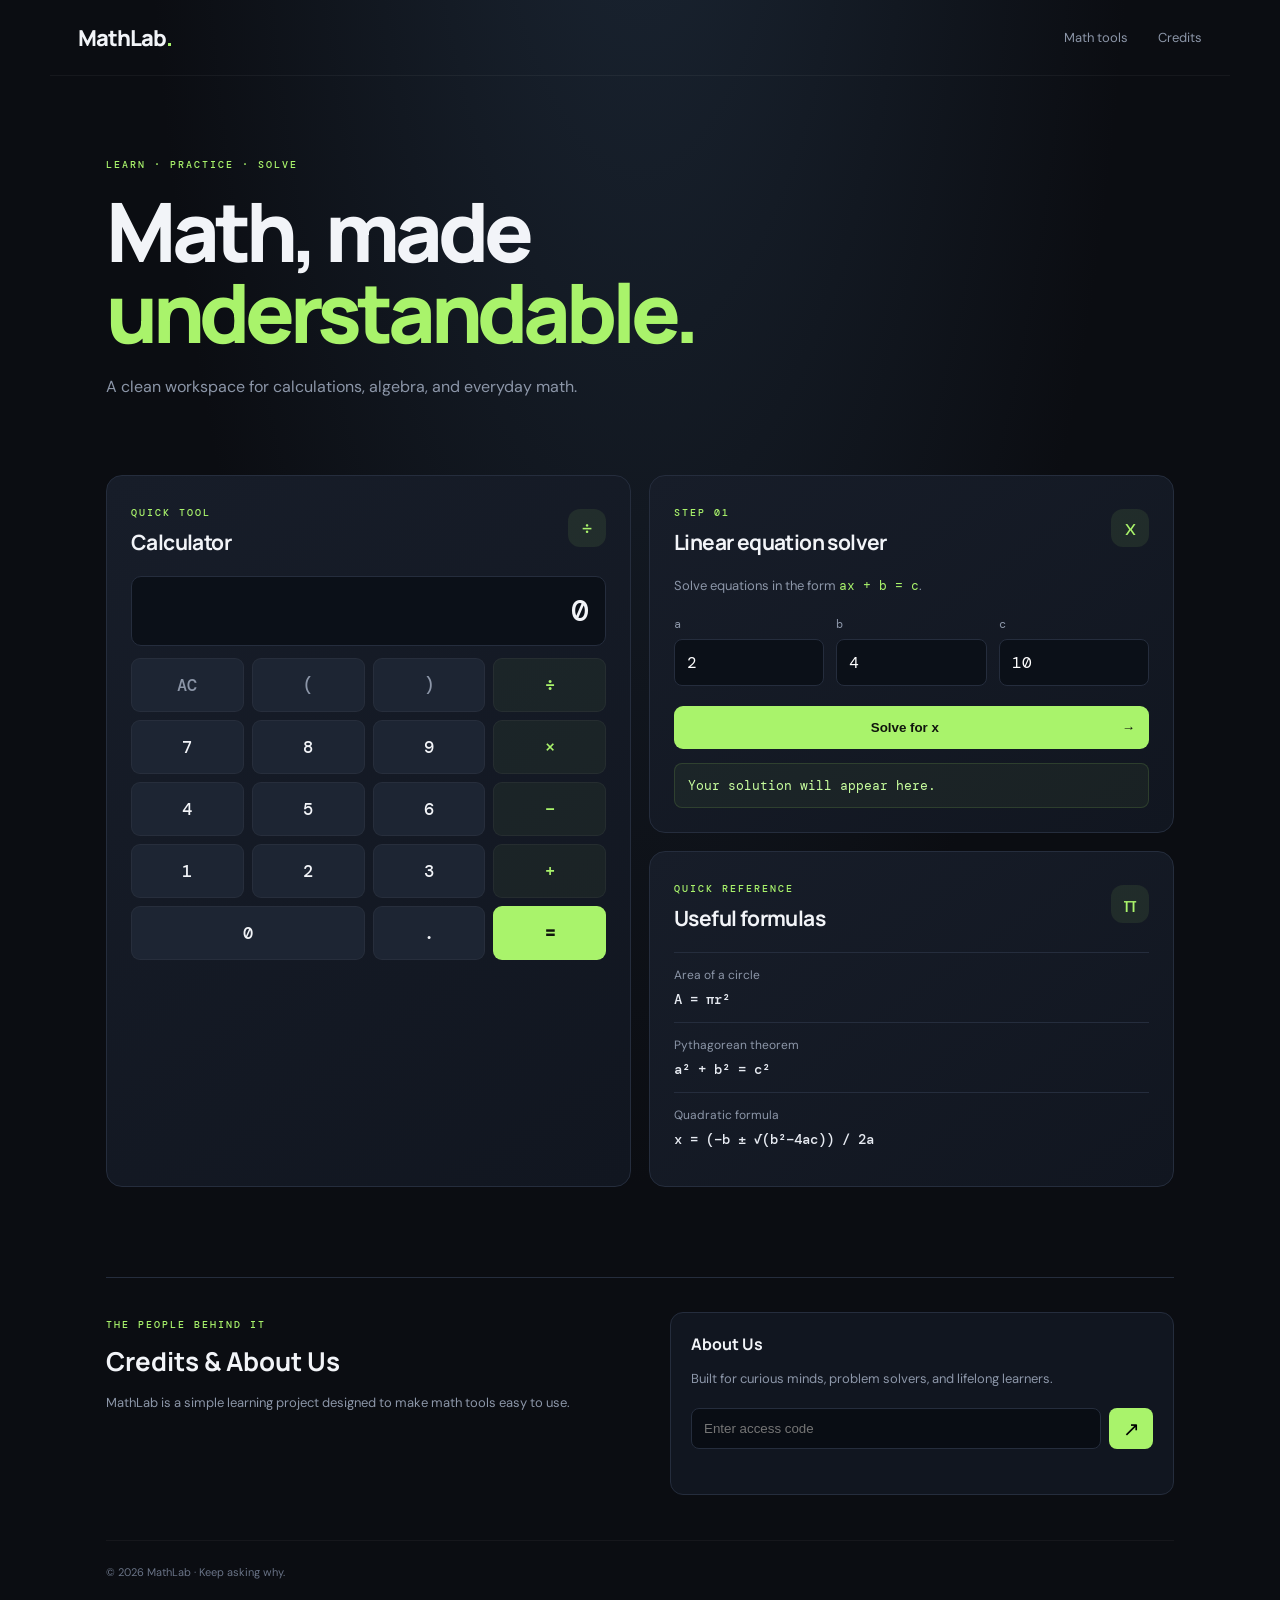
<file: index.html>
<!doctype html>
<html lang="en">
<head>
<meta charset="utf-8"><meta name="viewport" content="width=device-width,initial-scale=1">
<title>MathLab</title><link rel="stylesheet" href="/static/style.css">
</head>
<body>
<header class="top"><a class="brand" href="/">MathLab<span>.</span></a><nav><a href="#tools">Math tools</a><a href="#credits">Credits</a></nav></header>
<main class="wrap">
<section class="hero"><div class="eyebrow">LEARN · PRACTICE · SOLVE</div><h1>Math, made<br><em>understandable.</em></h1><p>A clean workspace for calculations, algebra, and everyday math.</p></section>
<section id="tools" class="tool-grid">
<article class="panel calculator"><div class="panel-head"><div><small>QUICK TOOL</small><h2>Calculator</h2></div><span class="symbol">÷</span></div>
<input id="display" class="display" value="0" aria-label="Calculator display" readonly>
<div class="keys">
<button class="key soft" data-action="clear">AC</button><button class="key soft" data-value="(">(</button><button class="key soft" data-value=")">)</button><button class="key operator" data-value="÷">÷</button>
<button class="key" data-value="7">7</button><button class="key" data-value="8">8</button><button class="key" data-value="9">9</button><button class="key operator" data-value="×">×</button>
<button class="key" data-value="4">4</button><button class="key" data-value="5">5</button><button class="key" data-value="6">6</button><button class="key operator" data-value="−">−</button>
<button class="key" data-value="1">1</button><button class="key" data-value="2">2</button><button class="key" data-value="3">3</button><button class="key operator" data-value="+">+</button>
<button class="key wide" data-value="0">0</button><button class="key" data-value=".">.</button><button class="key equals" data-action="equals">=</button>
</div></article>
<article class="panel solver"><div class="panel-head"><div><small>STEP 01</small><h2>Linear equation solver</h2></div><span class="symbol">x</span></div>
<p class="muted">Solve equations in the form <code>ax + b = c</code>.</p>
<div class="equation-inputs"><label>a<input id="a" type="number" value="2"></label><label>b<input id="b" type="number" value="4"></label><label>c<input id="c" type="number" value="10"></label></div>
<button id="solve" class="primary">Solve for x <span>→</span></button><div id="solution" class="result">Your solution will appear here.</div></article>
<article class="panel reference"><div class="panel-head"><div><small>QUICK REFERENCE</small><h2>Useful formulas</h2></div><span class="symbol">π</span></div>
<div class="formula"><span>Area of a circle</span><strong>A = πr²</strong></div><div class="formula"><span>Pythagorean theorem</span><strong>a² + b² = c²</strong></div><div class="formula"><span>Quadratic formula</span><strong>x = (−b ± √(b²−4ac)) / 2a</strong></div></article>
</section>
<section id="credits" class="credits"><div><small>THE PEOPLE BEHIND IT</small><h2>Credits & About Us</h2><p>MathLab is a simple learning project designed to make math tools easy to use.</p></div>
<div class="about"><h3>About Us</h3><p>Built for curious minds, problem solvers, and lifelong learners.</p><div class="unlock"><label for="about-entry">About Us</label><input id="about-entry" type="password" autocomplete="off" placeholder="Enter access code"><button id="about-submit" aria-label="Submit">↗</button></div><div id="about-message" role="status"></div></div></section>
<footer>© 2026 MathLab · Keep asking why.</footer>
</main>
<script src="/static/main.js"></script>
</body></html>
</file>
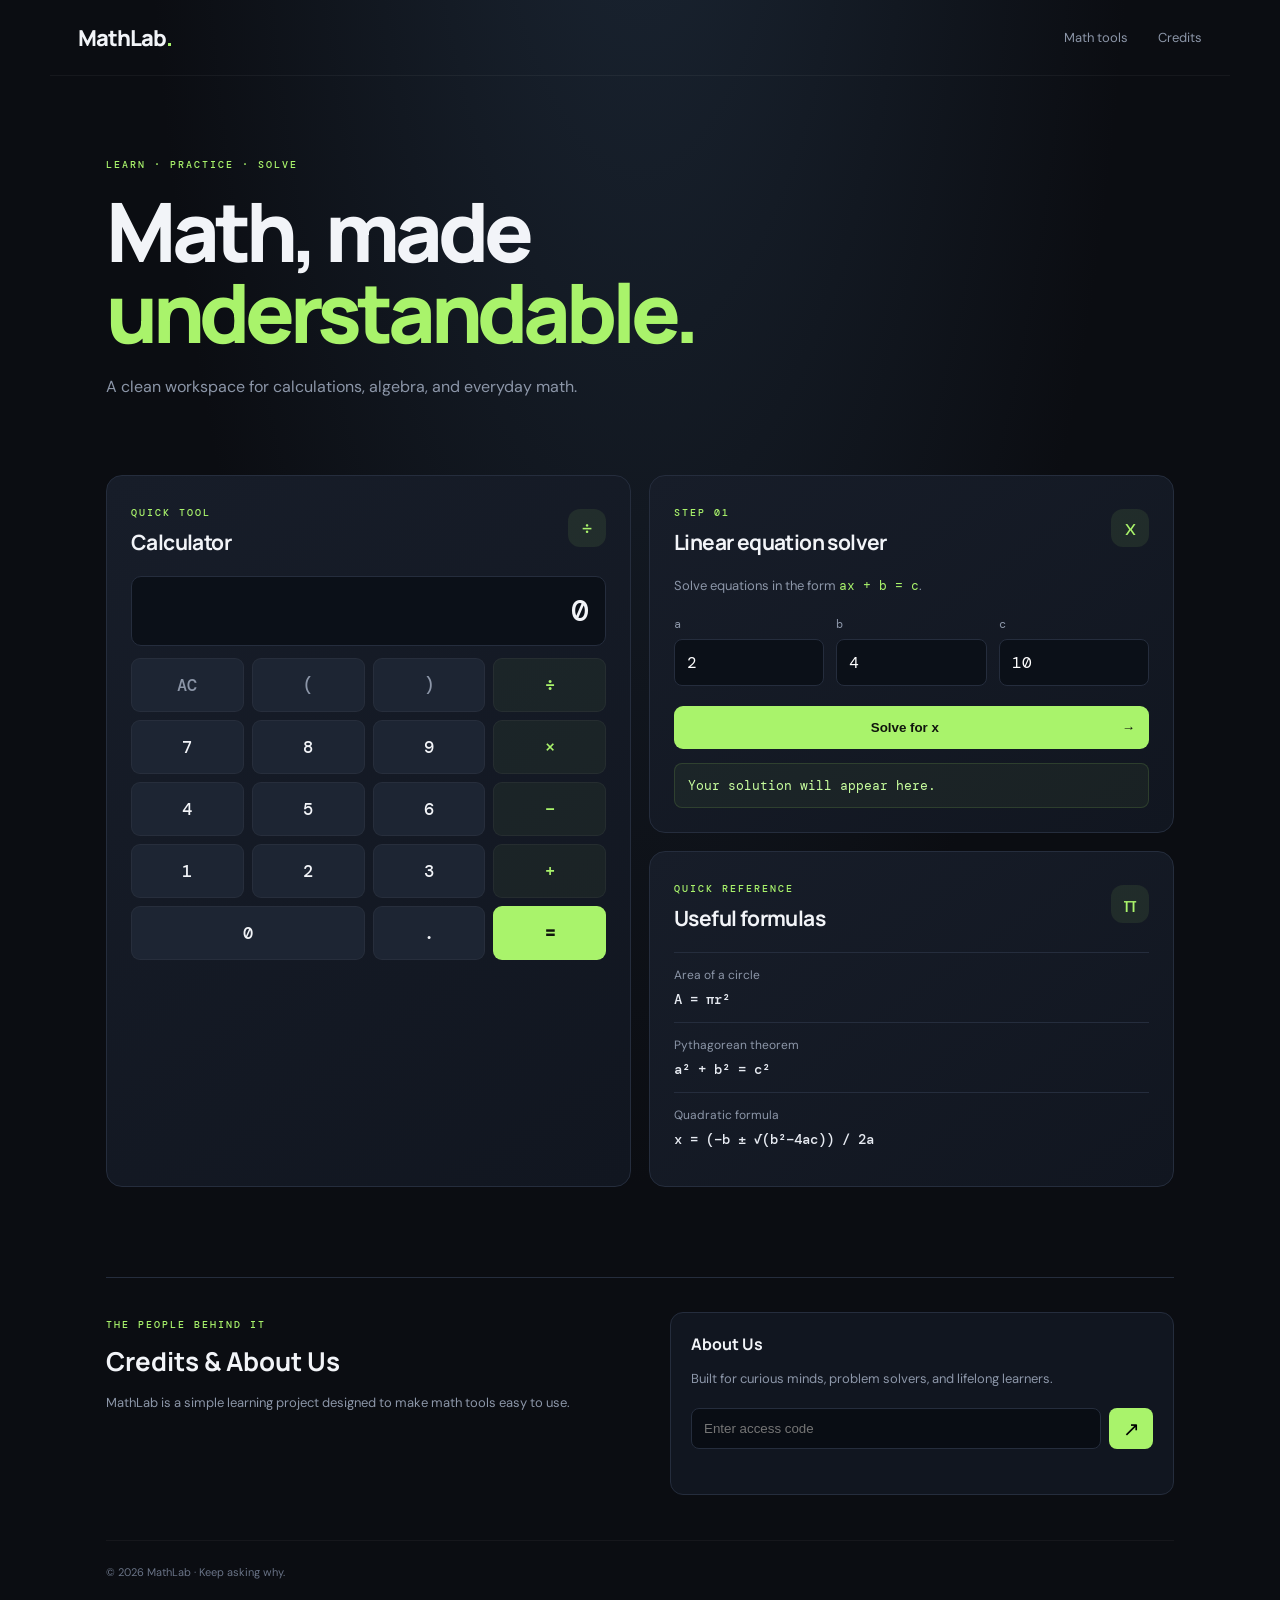
<file: templates/index.html>
<!doctype html>
<html lang="en">
<head>
<meta charset="utf-8"><meta name="viewport" content="width=device-width,initial-scale=1">
<title>MathLab</title><link rel="stylesheet" href="/static/style.css">
</head>
<body>
<header class="top"><a class="brand" href="/">MathLab<span>.</span></a><nav><a href="#tools">Math tools</a><a href="#credits">Credits</a></nav></header>
<main class="wrap">
<section class="hero"><div class="eyebrow">LEARN · PRACTICE · SOLVE</div><h1>Math, made<br><em>understandable.</em></h1><p>A clean workspace for calculations, algebra, and everyday math.</p></section>
<section id="tools" class="tool-grid">
<article class="panel calculator"><div class="panel-head"><div><small>QUICK TOOL</small><h2>Calculator</h2></div><span class="symbol">÷</span></div>
<input id="display" class="display" value="0" aria-label="Calculator display" readonly>
<div class="keys">
<button class="key soft" data-action="clear">AC</button><button class="key soft" data-value="(">(</button><button class="key soft" data-value=")">)</button><button class="key operator" data-value="÷">÷</button>
<button class="key" data-value="7">7</button><button class="key" data-value="8">8</button><button class="key" data-value="9">9</button><button class="key operator" data-value="×">×</button>
<button class="key" data-value="4">4</button><button class="key" data-value="5">5</button><button class="key" data-value="6">6</button><button class="key operator" data-value="−">−</button>
<button class="key" data-value="1">1</button><button class="key" data-value="2">2</button><button class="key" data-value="3">3</button><button class="key operator" data-value="+">+</button>
<button class="key wide" data-value="0">0</button><button class="key" data-value=".">.</button><button class="key equals" data-action="equals">=</button>
</div></article>
<article class="panel solver"><div class="panel-head"><div><small>STEP 01</small><h2>Linear equation solver</h2></div><span class="symbol">x</span></div>
<p class="muted">Solve equations in the form <code>ax + b = c</code>.</p>
<div class="equation-inputs"><label>a<input id="a" type="number" value="2"></label><label>b<input id="b" type="number" value="4"></label><label>c<input id="c" type="number" value="10"></label></div>
<button id="solve" class="primary">Solve for x <span>→</span></button><div id="solution" class="result">Your solution will appear here.</div></article>
<article class="panel reference"><div class="panel-head"><div><small>QUICK REFERENCE</small><h2>Useful formulas</h2></div><span class="symbol">π</span></div>
<div class="formula"><span>Area of a circle</span><strong>A = πr²</strong></div><div class="formula"><span>Pythagorean theorem</span><strong>a² + b² = c²</strong></div><div class="formula"><span>Quadratic formula</span><strong>x = (−b ± √(b²−4ac)) / 2a</strong></div></article>
</section>
<section id="credits" class="credits"><div><small>THE PEOPLE BEHIND IT</small><h2>Credits & About Us</h2><p>MathLab is a simple learning project designed to make math tools easy to use.</p></div>
<div class="about"><h3>About Us</h3><p>Built for curious minds, problem solvers, and lifelong learners.</p><div class="unlock"><label for="about-entry">About Us</label><input id="about-entry" type="password" autocomplete="off" placeholder="Enter access code"><button id="about-submit" aria-label="Submit">↗</button></div><div id="about-message" role="status"></div></div></section>
<footer>© 2026 MathLab · Keep asking why.</footer>
</main>
<script src="/static/main.js"></script>
</body></html>
</file>
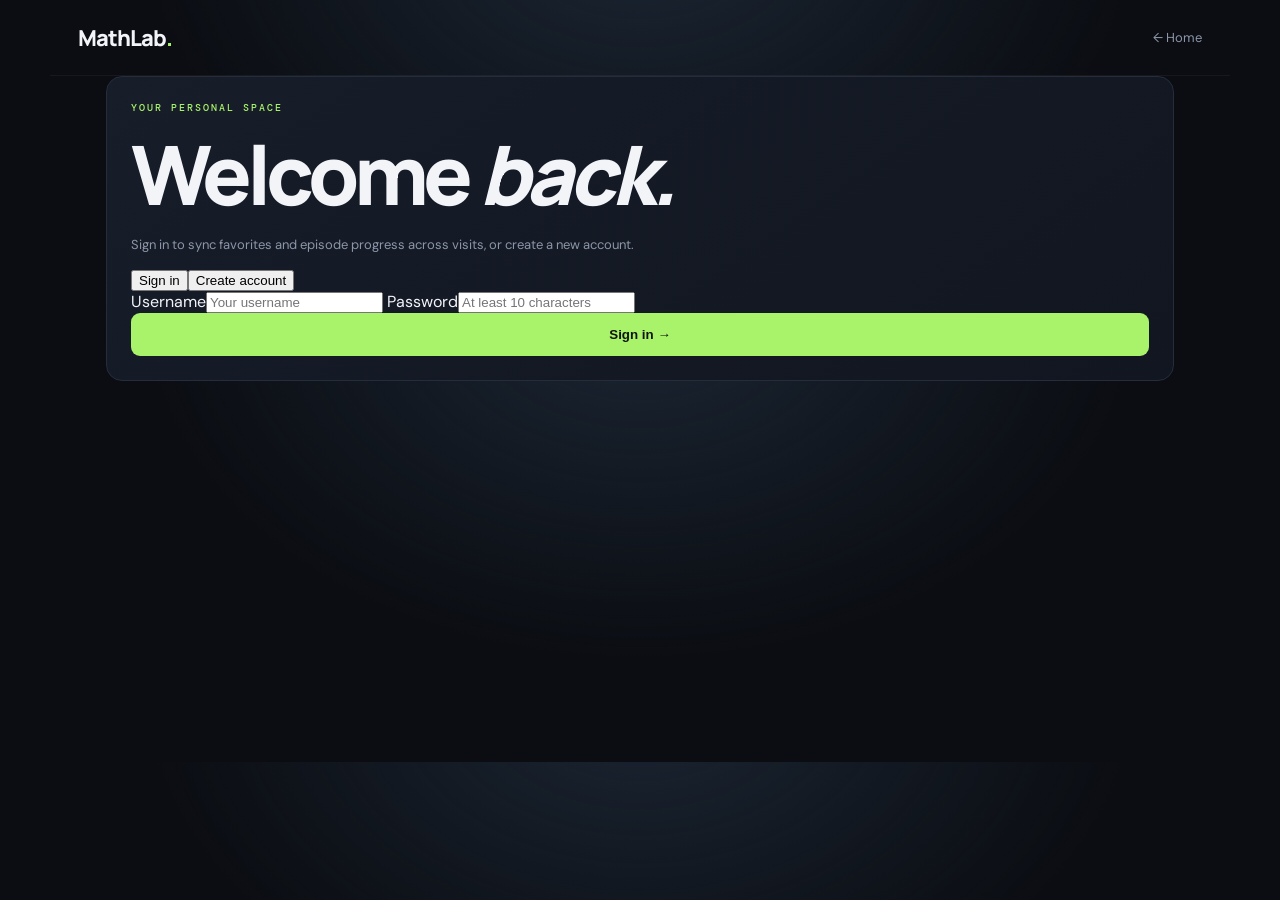
<file: templates_account.html>
<!doctype html><html lang="en"><head><meta charset="utf-8"><meta name="viewport" content="width=device-width,initial-scale=1"><title>Account · MathLab</title><link rel="stylesheet" href="/static/style.css"></head>
<body><header class="top"><a class="brand" href="/">MathLab<span>.</span></a><a class="back" href="/">← Home</a></header>
<main class="wrap account-wrap"><section class="panel account-panel"><div class="eyebrow">YOUR PERSONAL SPACE</div><h1>Welcome <em>back.</em></h1><p class="muted">Sign in to sync favorites and episode progress across visits, or create a new account.</p>
<div class="account-tabs"><button class="tab active" data-mode="login">Sign in</button><button class="tab" data-mode="register">Create account</button></div>
<label>Username<input id="username" autocomplete="username" maxlength="24" placeholder="Your username"></label>
<label>Password<input id="password" type="password" autocomplete="current-password" placeholder="At least 10 characters"></label>
<button id="submit-account" class="primary">Sign in →</button><div id="account-message" role="status"></div></section></main>
<script>let mode='login';const nextPath={{ next_path|tojson }};document.querySelectorAll('.tab').forEach(b=>b.onclick=()=>{mode=b.dataset.mode;document.querySelectorAll('.tab').forEach(x=>x.classList.toggle('active',x===b));document.getElementById('submit-account').textContent=mode==='login'?'Sign in →':'Create account →';document.getElementById('password').autocomplete=mode==='login'?'current-password':'new-password';document.getElementById('account-message').textContent='';});
document.getElementById('submit-account').onclick=async()=>{const msg=document.getElementById('account-message');msg.textContent='';const r=await fetch('/api/'+(mode==='login'?'login':'register'),{method:'POST',headers:{'Content-Type':'application/json'},body:JSON.stringify({username:document.getElementById('username').value,password:document.getElementById('password').value})});const d=await r.json();if(!r.ok){msg.textContent=d.error||'Could not continue.';return;}location.assign(nextPath||'/');};
</script></body></html>
</file>
<file: static/style.css>
@import url('https://fonts.googleapis.com/css2?family=DM+Mono:wght@400;500&family=DM+Sans:wght@400;500;600;700&family=Manrope:wght@400;500;600;700;800&display=swap');
:root{--bg:#0b0d12;--panel:#131722;--panel2:#191f2c;--line:#252d3d;--text:#f2f4f8;--muted:#8c96a8;--accent:#a9f36b;--accent2:#c8ff9e}
*{box-sizing:border-box}html{scroll-behavior:smooth}body{margin:0;background:radial-gradient(ellipse at 50% -20%,#1b2634 0,transparent 55%),var(--bg);color:var(--text);font-family:'DM Sans',sans-serif}.top{height:76px;max-width:1180px;margin:auto;padding:0 28px;display:flex;align-items:center;justify-content:space-between;border-bottom:1px solid #ffffff0c}.brand{font:800 22px Manrope,sans-serif;color:var(--text);text-decoration:none;letter-spacing:-1px}.brand span{color:var(--accent)}nav{display:flex;gap:30px}nav a,.back{font-size:13px;color:var(--muted);text-decoration:none}nav a:hover,.back:hover{color:var(--accent)}.wrap{max-width:1124px;margin:auto;padding:0 28px}.hero{padding:82px 0 58px}.eyebrow,small{font:500 10px 'DM Mono',monospace;letter-spacing:2px;color:var(--accent)}h1{font:800 clamp(48px,7vw,82px)/.99 Manrope,sans-serif;letter-spacing:-5px;margin:20px 0}.hero h1 em,.library-hero h1 em{color:var(--accent);font-style:normal}.hero p,.library-hero p{color:var(--muted);font-size:16px;max-width:480px;line-height:1.7}.tool-grid{display:grid;grid-template-columns:1fr 1fr;gap:18px}.panel{background:linear-gradient(145deg,#171d29,#111620);border:1px solid var(--line);border-radius:16px;padding:24px}.calculator{grid-row:span 2}.panel-head{display:flex;align-items:center;justify-content:space-between;margin-bottom:20px}.panel h2{font:700 21px Manrope;margin:7px 0 0;letter-spacing:-.6px}.symbol{width:38px;height:38px;border-radius:12px;background:#a9f36b16;color:var(--accent);display:grid;place-items:center;font-size:22px}.display{width:100%;height:70px;background:#0b1018;border:1px solid var(--line);border-radius:10px;color:var(--text);font:500 30px 'DM Mono';text-align:right;padding:12px 16px;margin-bottom:12px}.keys{display:grid;grid-template-columns:repeat(4,1fr);gap:8px}.key{height:54px;border:1px solid #ffffff0b;background:#1d2533;border-radius:9px;color:var(--text);font:500 17px 'DM Mono';cursor:pointer}.key:hover{background:#293449}.key.soft{color:var(--muted)}.key.operator{color:var(--accent);background:#a9f36b0d}.key.equals,.primary{background:var(--accent);color:#10150d;border:0;font-weight:700}.key.wide{grid-column:span 2}.muted{color:var(--muted);font-size:13px;line-height:1.6}code{color:var(--accent);font-family:'DM Mono'}.equation-inputs{display:flex;gap:12px;margin:20px 0}.equation-inputs label{flex:1;color:var(--muted);font:12px 'DM Mono'}.equation-inputs input{display:block;width:100%;margin-top:7px;background:#0b1018;border:1px solid var(--line);border-radius:8px;padding:12px;color:white;font:16px 'DM Mono'}.primary{width:100%;padding:14px;border-radius:9px;cursor:pointer}.primary span{float:right}.result{margin-top:14px;min-height:44px;padding:13px;background:#a9f36b0d;border:1px solid #a9f36b22;border-radius:8px;color:var(--accent2);font:13px 'DM Mono'}.formula{padding:14px 0;border-top:1px solid var(--line);display:flex;flex-direction:column;gap:7px}.formula span{color:var(--muted);font-size:12px}.formula strong{font:500 14px 'DM Mono';color:#e7ebf2}.credits{margin-top:90px;padding:34px 0 45px;border-top:1px solid var(--line);display:grid;grid-template-columns:1fr 1fr;gap:60px}.credits h2{font:700 26px Manrope;margin:10px 0}.credits p{color:var(--muted);font-size:13px;line-height:1.7}.about{border:1px solid var(--line);border-radius:13px;padding:20px;background:#111620}.about h3{margin:0;font:700 16px Manrope}.unlock{display:flex;gap:8px;margin-top:18px}.unlock label{position:absolute;left:-9999px}.unlock input{min-width:0;flex:1;background:#090d14;border:1px solid var(--line);border-radius:8px;padding:12px;color:white}.unlock button{width:44px;border:0;border-radius:8px;background:var(--accent);font-size:20px;cursor:pointer}#about-message{font-size:12px;color:#ff9c9c;min-height:17px;margin-top:8px}footer{border-top:1px solid #ffffff0b;padding:24px 0 35px;color:#697386;font-size:11px}.library-wrap{padding-bottom:80px}.library-hero{padding:55px 0 35px;position:relative}.library-hero h1{font:800 clamp(46px,6vw,68px)/1 Manrope;letter-spacing:-4px;margin:16px 0}.stat{position:absolute;right:0;bottom:45px;display:flex;align-items:baseline;gap:8px}.stat strong{font:700 28px Manrope;color:var(--accent)}.stat span{font-size:12px;color:var(--muted)}.library-controls{display:flex;gap:12px;margin:16px 0 20px}.library-controls input,.library-controls select{background:#111722;color:var(--text);border:1px solid var(--line);border-radius:9px;padding:13px 14px}.library-controls input{flex:1;min-width:0}.library-controls select{min-width:210px}.player{margin-bottom:24px}.player-head{display:flex;justify-content:space-between;align-items:center;margin-bottom:15px}.player h2{font:700 19px Manrope;margin:6px 0}.player video{display:block;width:100%;max-height:520px;background:#05070a;border-radius:10px}.player-note{margin-bottom:0}.series-groups{display:grid;gap:18px}.series-card{background:#111722;border:1px solid var(--line);border-radius:13px;overflow:hidden}.series-title{padding:17px 20px;border-bottom:1px solid var(--line);display:flex;justify-content:space-between;align-items:center}.series-title h3{margin:0;font:700 16px Manrope}.series-title span{font:11px 'DM Mono';color:var(--muted)}.episode-list{display:grid;grid-template-columns:repeat(2,minmax(0,1fr))}.episode{padding:14px 18px;display:flex;align-items:center;gap:12px;border-bottom:1px solid #ffffff09;min-width:0}.episode:nth-child(odd){border-right:1px solid #ffffff09}.episode-name{flex:1;min-width:0;font-size:12px;overflow:hidden;text-overflow:ellipsis;white-space:nowrap;color:#dce2eb}.episode-actions{display:flex;gap:6px}.episode-actions button,.episode-actions a{border:1px solid var(--line);background:#1a2230;color:var(--muted);border-radius:7px;padding:7px 9px;font-size:11px;text-decoration:none;cursor:pointer}.episode-actions button:hover,.episode-actions a:hover{border-color:var(--accent);color:var(--accent)}.empty{padding:30px;text-align:center;color:var(--muted)}@media(max-width:700px){.tool-grid{grid-template-columns:1fr}.calculator{grid-row:auto}.credits{grid-template-columns:1fr;gap:20px;margin-top:55px}.hero{padding-top:60px}.hero h1{letter-spacing:-3px}.library-controls{flex-direction:column}.library-controls select{width:100%}.stat{position:static;margin-top:20px}.episode-list{grid-template-columns:1fr}.episode:nth-child(odd){border-right:0}.top{padding:0 20px}.wrap{padding-left:20px;padding-right:20px}}
</file>
